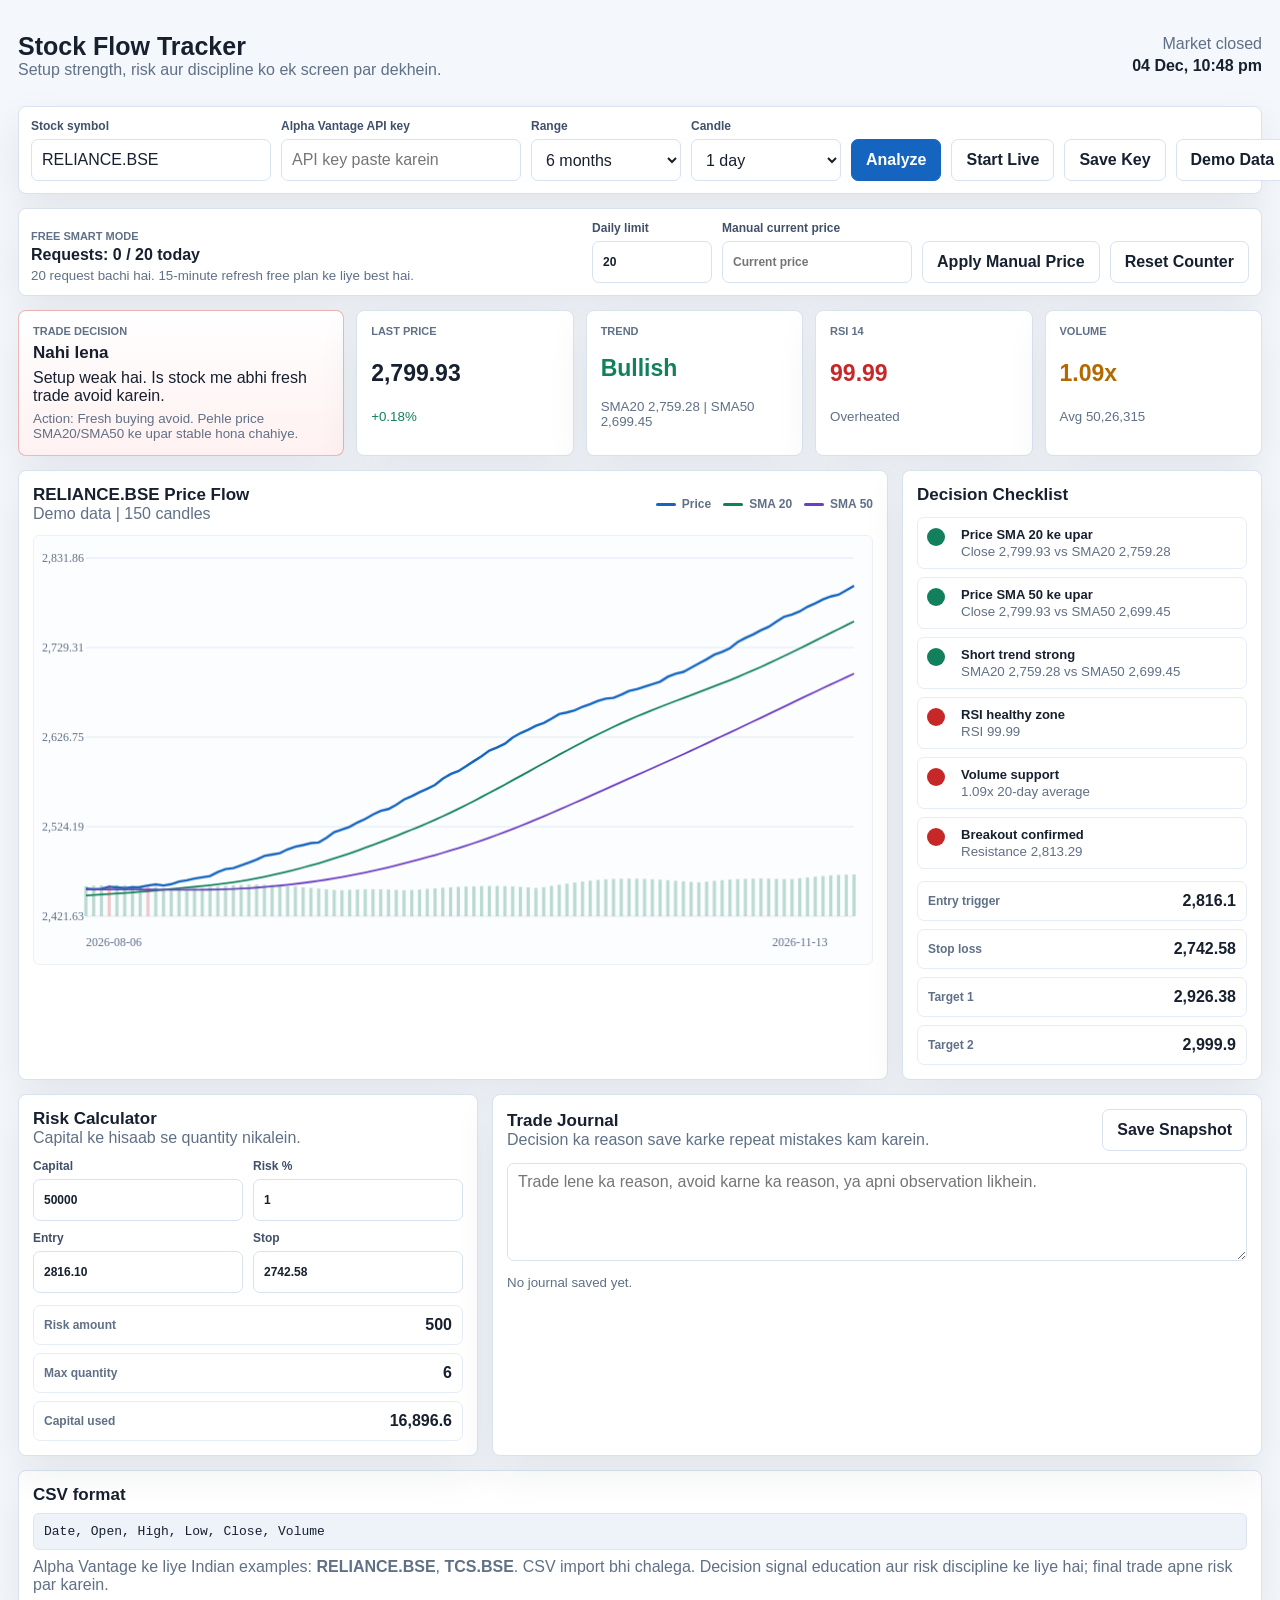
<file: index.html>
<!doctype html>
<html lang="en">
<head>
  <meta charset="utf-8">
  <meta name="viewport" content="width=device-width, initial-scale=1">
  <title>Stock Flow Tracker</title>
  <link rel="stylesheet" href="./styles.css">
</head>
<body>
  <main class="shell">
    <header class="topbar">
      <div>
        <h1>Stock Flow Tracker</h1>
        <p>Setup strength, risk aur discipline ko ek screen par dekhein.</p>
      </div>
      <div class="market-clock">
        <span id="marketState">Market helper</span>
        <strong id="todayText"></strong>
      </div>
    </header>

    <section class="control-band" aria-label="Stock controls">
      <div class="field grow">
        <label for="symbolInput">Stock symbol</label>
        <input id="symbolInput" value="RELIANCE.BSE" placeholder="Example: RELIANCE.BSE, TCS.BSE, IBM">
      </div>
      <div class="field grow">
        <label for="alphaKeyInput">Alpha Vantage API key</label>
        <input id="alphaKeyInput" type="password" placeholder="API key paste karein">
      </div>
      <div class="field">
        <label for="timeRange">Range</label>
        <select id="timeRange">
          <option value="1d">1 day</option>
          <option value="5d">5 days</option>
          <option value="1mo">1 month</option>
          <option value="3mo">3 months</option>
          <option value="6mo" selected>6 months</option>
          <option value="1y">1 year</option>
        </select>
      </div>
      <div class="field">
        <label for="timeInterval">Candle</label>
        <select id="timeInterval">
          <option value="1m">1 minute</option>
          <option value="5m">5 minute</option>
          <option value="15m">15 minute</option>
          <option value="1d" selected>1 day</option>
        </select>
      </div>
      <button class="primary" id="loadBtn">Analyze</button>
      <button id="liveBtn">Start Live</button>
      <button id="saveKeyBtn">Save Key</button>
      <button id="sampleBtn">Demo Data</button>
      <label class="file-btn" for="csvFile">Import CSV</label>
      <input id="csvFile" type="file" accept=".csv,.txt">
    </section>

    <section class="smart-band" aria-label="Free smart mode">
      <div>
        <span class="eyebrow">Free Smart Mode</span>
        <strong id="requestCounter">Requests: 0 / 20 today</strong>
        <small id="smartStatus">15-minute refresh recommended for free API.</small>
      </div>
      <label>Daily limit
        <input id="dailyLimitInput" type="number" min="1" max="25" value="20">
      </label>
      <label>Manual current price
        <input id="manualPriceInput" type="number" min="0" step="0.05" placeholder="Current price">
      </label>
      <button id="applyManualBtn">Apply Manual Price</button>
      <button id="resetCounterBtn">Reset Counter</button>
    </section>

    <section class="status-grid">
      <article class="signal-panel" id="signalPanel">
        <span class="eyebrow">Trade Decision</span>
        <h2 id="signalText">Ready to analyze</h2>
        <p id="signalReason">Stock load karein ya demo data se start karein.</p>
        <small id="actionText">Decision yahan dikhega.</small>
      </article>
      <article>
        <span class="eyebrow">Last Price</span>
        <strong id="lastPrice">-</strong>
        <small id="priceChange">-</small>
      </article>
      <article>
        <span class="eyebrow">Trend</span>
        <strong id="trendText">-</strong>
        <small id="trendDetail">SMA 20 / SMA 50</small>
      </article>
      <article>
        <span class="eyebrow">RSI 14</span>
        <strong id="rsiText">-</strong>
        <small id="rsiDetail">Momentum</small>
      </article>
      <article>
        <span class="eyebrow">Volume</span>
        <strong id="volumeText">-</strong>
        <small id="volumeDetail">vs 20-day avg</small>
      </article>
    </section>

    <section class="workspace">
      <div class="chart-area">
        <div class="section-head">
          <div>
            <h2 id="chartTitle">Price Flow</h2>
            <p id="dataSource">No data loaded</p>
          </div>
          <div class="legend">
            <span><i class="price-line"></i>Price</span>
            <span><i class="sma20-line"></i>SMA 20</span>
            <span><i class="sma50-line"></i>SMA 50</span>
          </div>
        </div>
        <canvas id="priceChart" width="1000" height="430"></canvas>
      </div>

      <aside class="decision-panel">
        <h2>Decision Checklist</h2>
        <div id="checklist" class="checklist"></div>
        <div class="trade-levels">
          <div><span>Entry trigger</span><strong id="entryLevel">-</strong></div>
          <div><span>Stop loss</span><strong id="stopLevel">-</strong></div>
          <div><span>Target 1</span><strong id="targetOne">-</strong></div>
          <div><span>Target 2</span><strong id="targetTwo">-</strong></div>
        </div>
      </aside>
    </section>

    <section class="lower-grid">
      <article class="risk-panel">
        <div class="section-head">
          <div>
            <h2>Risk Calculator</h2>
            <p>Capital ke hisaab se quantity nikalein.</p>
          </div>
        </div>
        <div class="risk-form">
          <label>Capital
            <input id="capitalInput" type="number" value="50000" min="0">
          </label>
          <label>Risk %
            <input id="riskInput" type="number" value="1" min="0.1" step="0.1">
          </label>
          <label>Entry
            <input id="manualEntry" type="number" min="0" step="0.05">
          </label>
          <label>Stop
            <input id="manualStop" type="number" min="0" step="0.05">
          </label>
        </div>
        <div class="risk-output">
          <div><span>Risk amount</span><strong id="riskAmount">-</strong></div>
          <div><span>Max quantity</span><strong id="riskQty">-</strong></div>
          <div><span>Capital used</span><strong id="capitalUsed">-</strong></div>
        </div>
      </article>

      <article class="journal-panel">
        <div class="section-head">
          <div>
            <h2>Trade Journal</h2>
            <p>Decision ka reason save karke repeat mistakes kam karein.</p>
          </div>
          <button id="saveJournalBtn">Save Snapshot</button>
        </div>
        <textarea id="journalNote" placeholder="Trade lene ka reason, avoid karne ka reason, ya apni observation likhein."></textarea>
        <div id="journalList" class="journal-list"></div>
      </article>
    </section>

    <section class="import-help">
      <h2>CSV format</h2>
      <code>Date, Open, High, Low, Close, Volume</code>
      <p>Alpha Vantage ke liye Indian examples: <strong>RELIANCE.BSE</strong>, <strong>TCS.BSE</strong>. CSV import bhi chalega. Decision signal education aur risk discipline ke liye hai; final trade apne risk par karein.</p>
    </section>
  </main>

  <script src="./app.js"></script>
</body>
</html>
</file>
<file: styles.css>
:root {
  --bg: #f4f7fb;
  --panel: #ffffff;
  --ink: #17202f;
  --muted: #607086;
  --line: #d9e2ef;
  --blue: #1565c0;
  --green: #12805c;
  --red: #c62828;
  --amber: #b26a00;
  --violet: #6d3fc0;
  --shadow: 0 16px 40px rgba(26, 38, 65, 0.08);
}

* { box-sizing: border-box; }

body {
  margin: 0;
  font-family: Inter, Segoe UI, Arial, sans-serif;
  background: var(--bg);
  color: var(--ink);
}

button,
input,
select,
textarea {
  font: inherit;
}

button,
.file-btn {
  border: 1px solid var(--line);
  background: #fff;
  color: var(--ink);
  min-height: 42px;
  padding: 0 14px;
  border-radius: 7px;
  font-weight: 750;
  cursor: pointer;
  display: inline-flex;
  align-items: center;
  justify-content: center;
  white-space: nowrap;
}

button:hover,
.file-btn:hover {
  border-color: #9fb4d0;
}

button.primary {
  background: var(--blue);
  color: #fff;
  border-color: var(--blue);
}

button.danger {
  background: var(--red);
  color: #fff;
  border-color: var(--red);
}

.shell {
  width: min(1500px, 100%);
  margin: 0 auto;
  padding: 18px;
}

.topbar {
  min-height: 74px;
  display: flex;
  align-items: center;
  justify-content: space-between;
  gap: 18px;
  margin-bottom: 14px;
}

h1,
h2,
p {
  margin: 0;
}

h1 {
  font-size: 25px;
  letter-spacing: 0;
}

h2 {
  font-size: 17px;
  letter-spacing: 0;
}

.topbar p,
.section-head p,
.import-help p,
small {
  color: var(--muted);
}

.market-clock {
  text-align: right;
  color: var(--muted);
  display: grid;
  gap: 4px;
}

.market-clock strong {
  color: var(--ink);
}

.control-band {
  background: var(--panel);
  border: 1px solid var(--line);
  box-shadow: var(--shadow);
  border-radius: 8px;
  padding: 12px;
  display: flex;
  gap: 10px;
  align-items: end;
  margin-bottom: 14px;
}

.smart-band {
  background: #fff;
  border: 1px solid var(--line);
  box-shadow: var(--shadow);
  border-radius: 8px;
  padding: 12px;
  display: grid;
  grid-template-columns: minmax(220px, 1fr) 120px 190px auto auto;
  gap: 10px;
  align-items: end;
  margin-bottom: 14px;
}

.smart-band > div {
  display: grid;
  gap: 4px;
}

.smart-band label {
  display: grid;
  gap: 6px;
}

.field {
  display: grid;
  gap: 6px;
  min-width: 150px;
}

.field.grow {
  flex: 1;
  min-width: 240px;
}

label {
  font-size: 12px;
  font-weight: 800;
  color: #41516a;
}

input,
select,
textarea {
  border: 1px solid var(--line);
  border-radius: 7px;
  background: #fff;
  color: var(--ink);
  min-height: 42px;
  padding: 9px 10px;
  outline: none;
}

input:focus,
select:focus,
textarea:focus {
  border-color: var(--blue);
  box-shadow: 0 0 0 3px rgba(21, 101, 192, 0.12);
}

input[type="file"] {
  display: none;
}

.status-grid {
  display: grid;
  grid-template-columns: minmax(260px, 1.5fr) repeat(4, minmax(150px, 1fr));
  gap: 12px;
  margin-bottom: 14px;
}

.status-grid article,
.chart-area,
.decision-panel,
.risk-panel,
.journal-panel,
.import-help {
  background: var(--panel);
  border: 1px solid var(--line);
  border-radius: 8px;
  box-shadow: var(--shadow);
}

.status-grid article {
  padding: 14px;
  min-height: 94px;
  display: grid;
  gap: 6px;
}

.status-grid strong {
  font-size: 23px;
}

.eyebrow {
  color: var(--muted);
  text-transform: uppercase;
  font-size: 11px;
  font-weight: 850;
}

.signal-panel.ready {
  border-color: rgba(18, 128, 92, 0.35);
  background: linear-gradient(180deg, #ffffff, #effaf5);
}

.signal-panel.wait {
  border-color: rgba(178, 106, 0, 0.35);
  background: linear-gradient(180deg, #ffffff, #fff7e8);
}

.signal-panel.avoid {
  border-color: rgba(198, 40, 40, 0.32);
  background: linear-gradient(180deg, #ffffff, #fff1f1);
}

.workspace {
  display: grid;
  grid-template-columns: minmax(0, 1fr) 360px;
  gap: 14px;
  margin-bottom: 14px;
}

.chart-area {
  padding: 14px;
  min-width: 0;
}

.section-head {
  display: flex;
  align-items: center;
  justify-content: space-between;
  gap: 12px;
  margin-bottom: 12px;
}

.legend {
  display: flex;
  gap: 12px;
  color: var(--muted);
  font-size: 12px;
  font-weight: 700;
}

.legend span {
  display: inline-flex;
  align-items: center;
  gap: 6px;
}

.legend i {
  width: 20px;
  height: 3px;
  border-radius: 10px;
  display: inline-block;
}

.price-line { background: var(--blue); }
.sma20-line { background: var(--green); }
.sma50-line { background: var(--violet); }

canvas {
  width: 100%;
  height: min(430px, 56vh);
  display: block;
  border: 1px solid #edf1f6;
  border-radius: 6px;
  background: #fbfdff;
}

.decision-panel {
  padding: 14px;
  display: grid;
  align-content: start;
  gap: 12px;
}

.checklist {
  display: grid;
  gap: 8px;
}

.check-item {
  display: grid;
  grid-template-columns: 26px 1fr;
  gap: 8px;
  align-items: start;
  padding: 9px;
  border: 1px solid #e6edf6;
  border-radius: 7px;
}

.dot {
  width: 18px;
  height: 18px;
  border-radius: 50%;
  margin-top: 1px;
  background: #c5cfdc;
}

.check-item.pass .dot { background: var(--green); }
.check-item.warn .dot { background: var(--amber); }
.check-item.fail .dot { background: var(--red); }

.check-item strong {
  display: block;
  font-size: 13px;
}

.check-item small {
  display: block;
  margin-top: 2px;
}

.trade-levels,
.risk-output {
  display: grid;
  gap: 8px;
}

.trade-levels div,
.risk-output div {
  display: flex;
  align-items: center;
  justify-content: space-between;
  border: 1px solid #e6edf6;
  border-radius: 7px;
  padding: 10px;
  gap: 10px;
}

.trade-levels span,
.risk-output span {
  color: var(--muted);
  font-weight: 700;
  font-size: 12px;
}

.lower-grid {
  display: grid;
  grid-template-columns: 460px 1fr;
  gap: 14px;
  margin-bottom: 14px;
}

.risk-panel,
.journal-panel,
.import-help {
  padding: 14px;
}

.risk-form {
  display: grid;
  grid-template-columns: repeat(2, minmax(0, 1fr));
  gap: 10px;
  margin-bottom: 12px;
}

.risk-form label {
  display: grid;
  gap: 6px;
}

textarea {
  width: 100%;
  min-height: 98px;
  resize: vertical;
}

.journal-list {
  display: grid;
  gap: 8px;
  margin-top: 10px;
  max-height: 210px;
  overflow: auto;
}

.journal-row {
  border: 1px solid #e6edf6;
  border-radius: 7px;
  padding: 9px;
  display: grid;
  gap: 4px;
}

.journal-row strong {
  font-size: 13px;
}

.journal-row p {
  color: var(--muted);
  font-size: 13px;
}

.import-help {
  display: grid;
  gap: 8px;
}

.import-help code {
  background: #eef3fa;
  border: 1px solid #dbe5f2;
  border-radius: 6px;
  padding: 10px;
  overflow: auto;
}

.positive { color: var(--green); }
.negative { color: var(--red); }
.neutral { color: var(--amber); }

@media (max-width: 1100px) {
  .status-grid {
    grid-template-columns: repeat(2, minmax(0, 1fr));
  }

  .signal-panel {
    grid-column: 1 / -1;
  }

  .workspace,
  .lower-grid {
    grid-template-columns: 1fr;
  }
}

@media (max-width: 720px) {
  .shell {
    padding: 10px;
  }

  .topbar,
  .section-head,
  .control-band {
    align-items: stretch;
    flex-direction: column;
  }

  .smart-band {
    grid-template-columns: 1fr;
  }

  .market-clock {
    text-align: left;
  }

  .status-grid,
  .risk-form {
    grid-template-columns: 1fr;
  }

  button,
  .file-btn {
    width: 100%;
  }
}
</file>
